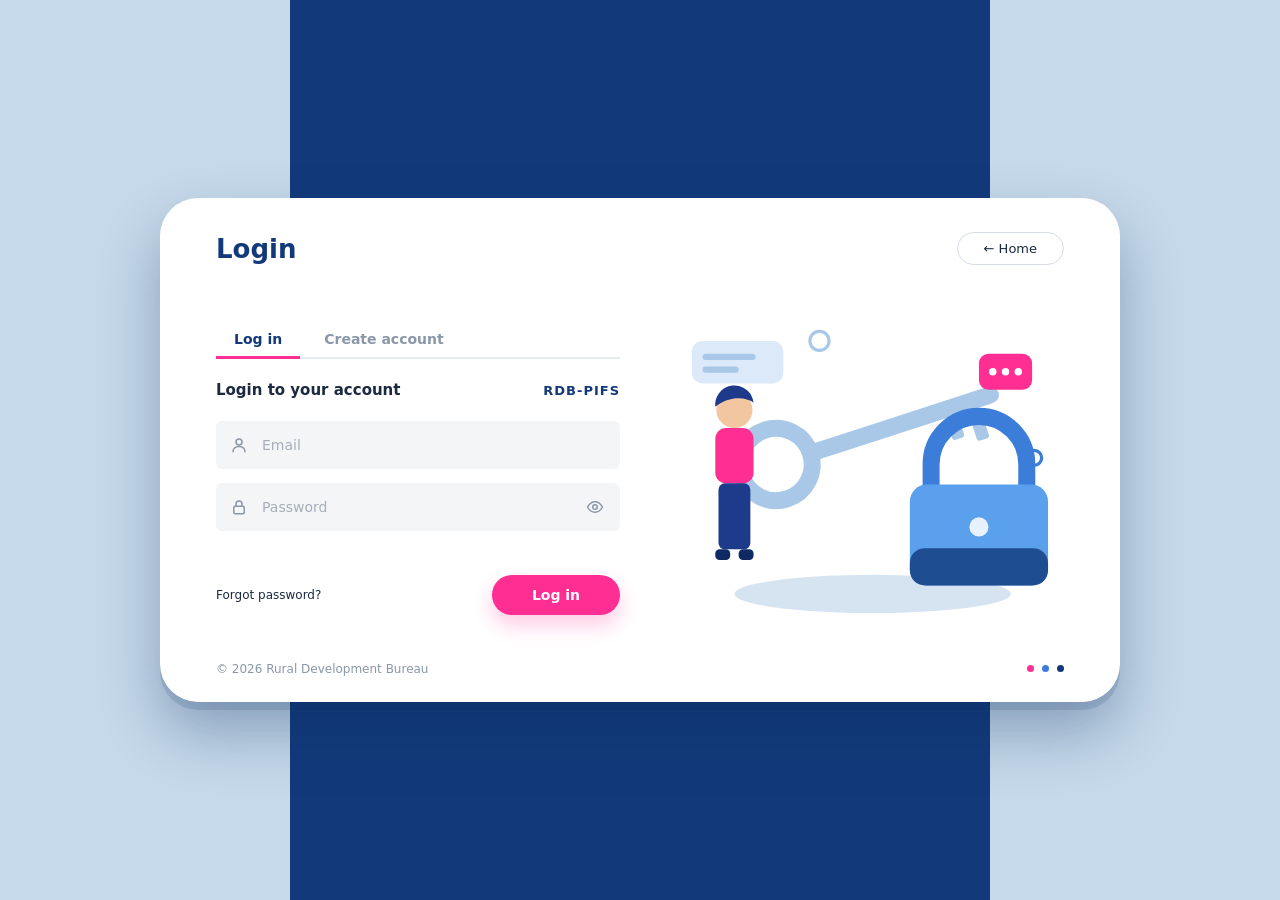
<file: add-project.html>
<!DOCTYPE html>
<html lang="en">
<head>
    <meta charset="UTF-8">
    <meta name="viewport" content="width=device-width, initial-scale=1.0">
    <title>RDB-PIFS | Add Project</title>
    <link rel="stylesheet" href="css/add-project.css">
    <script src="js/auth.js"></script>
    <script src="js/add-project.js" defer></script>
</head>
<body>

<header class="top-header">
    <a class="brand" href="index.html">
        <img src="https://rdb.gov.lk/static/media/logo.060498f8276ee7cfda0d.jpeg"
             alt="Rural Development Bureau Logo">
        <span>
            <strong>RDB-PIFS</strong>
            <small>Project Information System</small>
        </span>
    </a>
    <div class="header-actions">
        <a href="all-projects.html" class="back-link">All Projects</a>
        <a href="dashboard.html" class="back-link">← Dashboard</a>
    </div>
</header>

<main class="page-container">
    <div class="page-title">
        <div>
            <span class="eyebrow">RURAL DEVELOPMENT BUREAU</span>
            <h1>Project Information Management</h1>
            <p>Enter, manage, filter and report rural development project information.</p>
        </div>
    </div>

    <form id="projectForm">
        <section class="form-section">
            <h2>Project Information</h2>
            <p class="section-description">Enter the project identity and responsible officers.</p>

            <div class="form-grid">
                <div class="field">
                    <label for="projectId">Project Number / ID</label>
                    <input id="projectId" name="projectId"
                           placeholder="Auto-generated if left blank">
                </div>
                <div class="field">
                    <label for="projectName">Project Name *</label>
                    <input id="projectName" name="projectName" required>
                </div>
                <div class="field">
                    <label for="district">District *</label>
                    <select id="district" name="district" required>
                        <option value="">Select District</option>
                    </select>
                </div>
                <div class="field">
                    <label for="division">DS Division *</label>
                    <select id="division" name="division" required disabled>
                        <option value="">Select District First</option>
                    </select>
                </div>
                <div class="field">
                    <label for="gsDivision">GN Division *</label>
                    <select id="gsDivision" name="gsDivision" required disabled>
                        <option value="">Select DS Division First</option>
                    </select>
                </div>
                <div class="field">
                    <label for="sector">Development Sector *</label>
                    <select id="sector" name="sector" required>
                        <option value="">Select Sector</option>
                        <option>Road Development</option>
                        <option>Water Supply</option>
                        <option>Agriculture</option>
                        <option>Irrigation</option>
                        <option>Education</option>
                        <option>Health</option>
                        <option>Community Development</option>
                        <option>Housing</option>
                        <option>Livelihood Development</option>
                        <option>Other</option>
                    </select>
                </div>
                <div class="field">
                    <label for="responsiblePerson">Responsible Person</label>
                    <input id="responsiblePerson" name="responsiblePerson">
                </div>
                <div class="field">
                    <label for="projectDate">Project Date</label>
                    <input id="projectDate" name="projectDate" type="date">
                </div>
                <div class="field">
                    <label for="projectStatus">Overall Status *</label>
                    <select id="projectStatus" name="projectStatus" required>
                        <option>Pending</option>
                        <option>Ongoing</option>
                        <option>Completed</option>
                        <option>Rejected</option>
                    </select>
                </div>
                <div class="field">
                    <label for="progress">Progress (%)</label>
                    <input type="number" id="progress" name="progress" min="0" max="100" value="0">
                </div>
                <div class="field full-width">
                    <label for="description">Project Description</label>
                    <textarea id="description" name="description" rows="3"
                        placeholder="Objectives, activities and expected benefits"></textarea>
                </div>
            </div>
        </section>

        <section class="form-section">
            <h2>Conceptual Approval — Annexure 01</h2>
            <p class="section-description">Record proposals received and decisions made during conceptual approval.</p>

            <div class="form-grid">
                <div class="field">
                    <label for="receivedDS">DS proposals received</label>
                    <input type="number" id="receivedDS" name="receivedDS" min="0" value="0">
                </div>
                <div class="field">
                    <label for="receivedGN">GN proposals received</label>
                    <input type="number" id="receivedGN" name="receivedGN" min="0" value="0">
                </div>
                <div class="field">
                    <label for="approvedGN">GN divisions approved</label>
                    <input type="number" id="approvedGN" name="approvedGN" min="0" value="0">
                </div>
                <div class="field">
                    <label for="rejectedGN">GN divisions rejected</label>
                    <input type="number" id="rejectedGN" name="rejectedGN" min="0" value="0">
                </div>
                <div class="field">
                    <label for="conceptProjects">Total projects</label>
                    <input type="number" id="conceptProjects" name="conceptProjects" min="0" value="0">
                </div>
                <div class="field">
                    <label for="estimatedCost">Estimated cost (LKR)</label>
                    <input type="number" id="estimatedCost" name="estimatedCost"
                           min="0" step="0.01" value="0">
                </div>
            </div>
        </section>

        <section class="form-section">
            <h2>Approved to Implement — Annexure 02</h2>
            <p class="section-description">Record approved proposals, beneficiaries and project costs.</p>

            <div class="form-grid">
                <div class="field">
                    <label for="approvedDS">DS proposals approved</label>
                    <input type="number" id="approvedDS" name="approvedDS" min="0" value="0">
                </div>
                <div class="field">
                    <label for="approvedGS">GN proposals approved</label>
                    <input type="number" id="approvedGS" name="approvedGS" min="0" value="0">
                </div>
                <div class="field">
                    <label for="approvedProjects">Projects approved</label>
                    <input type="number" id="approvedProjects" name="approvedProjects" min="0" value="0">
                </div>
                <div class="field">
                    <label for="beneficiaries">Direct beneficiaries</label>
                    <input type="number" id="beneficiaries" name="beneficiaries" min="0" value="0">
                </div>
                <div class="field">
                    <label for="projectValue">Project value (LKR)</label>
                    <input type="number" id="projectValue" name="projectValue"
                           min="0" step="0.01" value="0">
                </div>
                <div class="field">
                    <label for="approvedCost">Approved cost (LKR)</label>
                    <input type="number" id="approvedCost" name="approvedCost"
                           min="0" step="0.01" value="0">
                </div>
                <div class="field">
                    <label for="uncoveredDivisions">Divisions not covered by Praja Shakthi</label>
                    <input type="number" id="uncoveredDivisions"
                           name="uncoveredDivisions" min="0" value="0">
                </div>
                <div class="field">
                    <label for="approvedProjectValue">Approved project value (LKR)</label>
                    <input type="number" id="approvedProjectValue"
                           name="approvedProjectValue" min="0" step="0.01" value="0">
                </div>
            </div>
        </section>

        <section class="form-section">
            <h2>Allocation and Special Projects</h2>
            <p class="section-description">Record financial allocations, CDCs and tractor-related projects.</p>

            <div class="form-grid">
                <div class="field">
                    <label for="approvedAllocation">Approved allocation (LKR)</label>
                    <input type="number" id="approvedAllocation"
                           name="approvedAllocation" min="0" step="0.01" value="0">
                </div>
                <div class="field">
                    <label for="cdcsEstablished">CDCs established</label>
                    <input type="number" id="cdcsEstablished"
                           name="cdcsEstablished" min="0" value="0">
                </div>
                <div class="field">
                    <label for="tractorProjects">Number of tractor projects</label>
                    <input type="number" id="tractorProjects"
                           name="tractorProjects" min="0" value="0">
                </div>
                <div class="field">
                    <label for="tractorDetails">Tractor project details</label>
                    <select id="tractorDetails" name="tractorDetails">
                        <option value="">Select details</option>
                        <option>New tractor project</option>
                        <option>Tractor purchase</option>
                        <option>Tractor allocation</option>
                        <option>Repair or maintenance</option>
                        <option>Other</option>
                        <option>Not applicable</option>
                    </select>
                </div>
                <div class="field">
                    <label for="tractorQuantity">Number of tractors</label>
                    <input type="number" id="tractorQuantity"
                           name="tractorQuantity" min="0" value="0">
                </div>
                <div class="field">
                    <label for="tractorCost">Tractor project cost (LKR)</label>
                    <input type="number" id="tractorCost" name="tractorCost"
                           min="0" step="0.01" value="0">
                </div>
            </div>
        </section>

        <div class="form-actions">
            <button type="reset" class="btn btn-light">Clear Form</button>
            <button type="submit" class="btn btn-primary">Save Project</button>
        </div>
        <p id="formMessage" role="status" aria-live="polite"></p>
    </form>

    <section class="report-section">
        <div class="report-heading">
            <div>
                <h2>Project Records & Reports</h2>
                <p>Filter saved records and export the matching results.</p>
            </div>
            <button type="button" id="exportReport" class="btn btn-success">
                Export CSV Report
            </button>
        </div>

        <div class="filter-grid">
            <div class="field">
                <label for="searchProjects">Search</label>
                <input id="searchProjects" placeholder="Project name or ID">
            </div>
            <div class="field">
                <label for="filterDistrict">District</label>
                <select id="filterDistrict">
                    <option value="">All Districts</option>
                </select>
            </div>
            <div class="field">
                <label for="filterStatus">Status</label>
                <select id="filterStatus">
                    <option value="">All Statuses</option>
                    <option>Pending</option>
                    <option>Ongoing</option>
                    <option>Completed</option>
                    <option>Rejected</option>
                </select>
            </div>
            <div class="field">
                <label for="filterFrom">From date</label>
                <input type="date" id="filterFrom">
            </div>
            <div class="field">
                <label for="filterTo">To date</label>
                <input type="date" id="filterTo">
            </div>
            <div class="field filter-button-field">
                <label>&nbsp;</label>
                <button type="button" id="clearFilters" class="btn btn-light">
                    Clear Filters
                </button>
            </div>
        </div>

        <div class="table-wrap">
            <table>
                <thead>
                    <tr>
                        <th>Project ID</th>
                        <th>Project Name</th>
                        <th>District</th>
                        <th>DS Division</th>
                        <th>GN Division</th>
                        <th>Status</th>
                        <th>Estimated Cost (LKR)</th>
                        <th>Actions</th>
                    </tr>
                </thead>
                <tbody id="projectTableBody"></tbody>
            </table>
        </div>
        <p id="recordCount" class="record-count">No saved records.</p>
    </section>

    <footer>
        © <span id="year"></span> RDB-PIFS · Rural Development Bureau
    </footer>
</main>
</body>
</html>
</file>
<file: css/add-project.css>
* {
    box-sizing: border-box;
    margin: 0;
    padding: 0;
}

:root {
    --blue: #2563eb;
    --purple: #7c3aed;
    --green: #059669;
    --ink: #1e293b;
    --muted: #64748b;
    --line: #e2e8f0;
    --page: #f3f6fc;
}

body {
    font-family: "Segoe UI", Arial, sans-serif;
    background: var(--page);
    color: var(--ink);
    font-size: 14px;
    line-height: 1.6;
}

.top-header {
    min-height: 78px;
    padding: 12px 5%;
    background: linear-gradient(110deg, #123a8c, #2563eb, #7044d9);
    color: white;
    display: flex;
    align-items: center;
    justify-content: space-between;
    gap: 18px;
    box-shadow: 0 4px 15px #1d4ed826;
}

.brand {
    display: flex;
    align-items: center;
    gap: 12px;
    color: white;
    text-decoration: none;
}

.brand img {
    width: 52px;
    height: 52px;
    object-fit: contain;
    background: white;
    border-radius: 10px;
    padding: 3px;
}

.brand span {
    display: grid;
    line-height: 1.5;
}

.brand strong {
    font-size: 21px;
}

.brand small {
    color: #dbeafe;
}

.back-link {
    color: white;
    text-decoration: none;
    border: 1px solid #ffffff88;
    padding: 9px 15px;
    border-radius: 8px;
    font-weight: 600;
}

.back-link:hover {
    background: white;
    color: var(--blue);
}

.page-container {
    width: min(1200px, 94%);
    margin: 30px auto;
}

.page-title {
    display: flex;
    justify-content: space-between;
    align-items: center;
    margin-bottom: 25px;
}

.eyebrow {
    color: var(--purple);
    font-size: 11px;
    letter-spacing: 1.5px;
    font-weight: 800;
}

.page-title h1 {
    font-size: clamp(24px, 3vw, 32px);
    color: #172554;
    margin: 5px 0;
}

.page-title p,
.section-description,
.report-heading p {
    color: var(--muted);
}

form,
.report-section {
    background: white;
    border: 1px solid var(--line);
    border-radius: 14px;
    padding: 25px;
    margin-bottom: 25px;
    box-shadow: 0 5px 20px #1e293b08;
}

.form-section {
    padding: 0 0 25px;
    margin-bottom: 25px;
    border-bottom: 1px solid var(--line);
}

.form-section:last-of-type {
    margin-bottom: 0;
}

.form-section h2,
.report-heading h2 {
    color: #1e3a8a;
    font-size: 20px;
    margin-bottom: 5px;
}

.form-section h2 {
    padding-left: 13px;
    border-left: 4px solid var(--purple);
}

.section-description {
    font-size: 13px;
    margin: 10px 0 20px;
}

.form-grid,
.filter-grid {
    display: grid;
    grid-template-columns: repeat(2, minmax(0, 1fr));
    gap: 19px;
}

.field {
    display: flex;
    flex-direction: column;
    min-width: 0;
    gap: 7px;
}

.field label {
    font-size: 13px;
    font-weight: 700;
    color: #334155;
}

.field input,
.field select,
.field textarea {
    width: 100%;
    min-height: 44px;
    padding: 11px 12px;
    border: 1px solid #cbd5e1;
    border-radius: 8px;
    color: #334155;
    background: #fff;
    font: inherit;
    outline: none;
    transition: border-color .2s, box-shadow .2s;
}

.field textarea {
    resize: vertical;
}

.field input:focus,
.field select:focus,
.field textarea:focus {
    border-color: var(--blue);
    box-shadow: 0 0 0 3px #2563eb19;
}

.field select:disabled {
    background: #f1f5f9;
    color: #94a3b8;
    cursor: not-allowed;
}

.full-width {
    grid-column: 1 / -1;
}

.form-actions {
    display: flex;
    justify-content: flex-end;
    gap: 12px;
    flex-wrap: wrap;
    padding-top: 25px;
}

.btn {
    border: none;
    border-radius: 8px;
    padding: 11px 17px;
    min-height: 42px;
    cursor: pointer;
    font: inherit;
    font-weight: 700;
    transition: transform .2s, box-shadow .2s;
}

.btn:hover {
    transform: translateY(-2px);
    box-shadow: 0 5px 12px #1e293b18;
}

.btn-primary {
    color: white;
    background: linear-gradient(110deg, #2563eb, #7044d9);
}

.btn-success {
    color: white;
    background: linear-gradient(110deg, #059669, #16a34a);
}

.btn-light {
    color: #334155;
    background: #eaf0f8;
}

#formMessage {
    margin-top: 12px;
    font-weight: 600;
}

#formMessage.success {
    color: #047857;
}

#formMessage.error {
    color: #b91c1c;
}

.report-heading {
    display: flex;
    justify-content: space-between;
    align-items: center;
    gap: 18px;
    margin-bottom: 22px;
}

.filter-grid {
    grid-template-columns: repeat(3, minmax(0, 1fr));
    background: #f8faff;
    padding: 18px;
    border: 1px solid #e7ecf5;
    border-radius: 10px;
    margin-bottom: 22px;
}

.filter-button-field .btn {
    width: 100%;
}

.table-wrap {
    overflow-x: auto;
    border: 1px solid var(--line);
    border-radius: 9px;
}

table {
    border-collapse: collapse;
    width: 100%;
    min-width: 1000px;
    text-align: left;
}

thead {
    background: linear-gradient(100deg, #dbeafe, #ede9fe);
}

th {
    padding: 14px 12px;
    color: #334155;
    font-size: 11px;
    text-transform: uppercase;
    white-space: nowrap;
}

td {
    padding: 13px 12px;
    border-bottom: 1px solid #edf1f7;
    color: #475569;
    font-size: 12px;
}

tbody tr:hover {
    background: #f8faff;
}

tbody tr:last-child td {
    border-bottom: none;
}

.status-label {
    display: inline-block;
    border-radius: 20px;
    padding: 5px 10px;
    font-weight: 700;
    font-size: 11px;
}

.status-pending {
    background: #ffedd5;
    color: #9a3412;
}

.status-ongoing {
    background: #dbeafe;
    color: #1d4ed8;
}

.status-completed {
    background: #d1fae5;
    color: #047857;
}

.status-rejected {
    background: #fee2e2;
    color: #b91c1c;
}

.row-action {
    border: none;
    border-radius: 5px;
    padding: 6px 9px;
    margin: 2px;
    cursor: pointer;
    font-weight: 700;
}

.edit-action {
    background: #dbeafe;
    color: #1d4ed8;
}

.delete-action {
    background: #fee2e2;
    color: #b91c1c;
}

.record-count {
    margin-top: 14px;
    color: var(--muted);
    font-size: 12px;
}

footer {
    text-align: center;
    padding: 15px;
    color: #94a3b8;
    font-size: 12px;
}

@media (max-width: 800px) {
    .filter-grid {
        grid-template-columns: repeat(2, minmax(0, 1fr));
    }

    .report-heading {
        align-items: flex-start;
        flex-direction: column;
    }

    .report-heading .btn {
        width: 100%;
    }
}

@media (max-width: 560px) {
    .top-header {
        align-items: flex-start;
        flex-wrap: wrap;
    }

    .brand img {
        width: 44px;
        height: 44px;
    }

    .brand strong {
        font-size: 18px;
    }

    .page-container {
        width: 94%;
        margin: 20px auto;
    }

    form,
    .report-section {
        padding: 16px;
    }

    .form-grid,
    .filter-grid {
        grid-template-columns: 1fr;
    }

    .full-width {
        grid-column: auto;
    }

    .form-actions {
        flex-direction: column-reverse;
    }

    .form-actions .btn {
        width: 100%;
    }
}

.header-actions{display:flex;align-items:center;gap:12px}
</file>
<file: css/all-projects.css>
/* Page */
body {
    margin: 0;
    font-family: Arial, sans-serif;
    background: #f4f7fb;
    color: #1f2937;
}

/* Header */
.top-header {
    display: flex;
    align-items: center;
    justify-content: space-between;
    gap: 20px;
    padding: 14px 35px;
    background: #17035f;
    border-bottom: 1px solid #e5e7eb;
    box-shadow: 0 2px 8px rgba(0, 0, 0, 0.05);
}

.brand {
    display: flex;
    align-items: center;
    gap: 12px;
    color: #ffffff;
    text-decoration: none;
}

.brand img {
    width: 52px;
    height: 52px;
    object-fit: contain;
    border-radius: 6px;
}

.brand strong {
    display: block;
    font-size: 21px;
}

.brand small {
    display: block;
    margin-top: 4px;
    color: #cbd5e1;
}

.header-actions {
    display: flex;
    align-items: center;
    gap: 12px;
}

.back-link {
    color: #ffffff;
    text-decoration: none;
    font-weight: 600;
}

.btn {
    display: inline-flex;
    align-items: center;
    justify-content: center;
    padding: 10px 16px;
    border: none;
    border-radius: 6px;
    text-decoration: none;
    font-size: 14px;
    font-weight: 600;
    cursor: pointer;
}

.btn-add {
    background: #16794b;
    color: white;
}

.btn-add:hover {
    background: #105f39;
}

/* Main content */
.projects-container {
    padding: 30px;
}

.report-section {
    padding: 25px;
    background: #ffffff;
    border-radius: 10px;
    box-shadow: 0 3px 12px rgba(0, 0, 0, 0.05);
}

.report-heading {
    display: flex;
    align-items: center;
    justify-content: space-between;
    gap: 15px;
    margin-bottom: 25px;
}

.report-heading h2 {
    margin: 0 0 8px;
    color: #123c69;
}

.report-heading p {
    margin: 0;
    color: #64748b;
}

.btn-success {
    background: #198754;
    color: white;
}

.btn-light {
    background: #e9eef5;
    color: #24364b;
}

.filter-grid {
    display: grid;
    grid-template-columns: repeat(3, minmax(150px, 1fr));
    gap: 18px;
    margin-bottom: 25px;
}

.field {
    display: flex;
    flex-direction: column;
    gap: 7px;
}

.field label {
    font-weight: 600;
    font-size: 14px;
}

.field input,
.field select {
    width: 100%;
    box-sizing: border-box;
    padding: 10px;
    border: 1px solid #d1d9e3;
    border-radius: 5px;
    background: #fff;
}

.filter-button-field button {
    min-height: 39px;
}

.table-wrap {
    overflow-x: auto;
}

table {
    width: 100%;
    border-collapse: collapse;
    white-space: nowrap;
}

th,
td {
    padding: 13px;
    text-align: left;
    border-bottom: 1px solid #e5e7eb;
}

th {
    background: #edf3f9;
    color: #123c69;
}

.record-count {
    margin-top: 18px;
    color: #64748b;
}

/* Mobile responsive */
@media (max-width: 700px) {
    .top-header {
        padding: 12px 16px;
        flex-wrap: wrap;
    }

    .header-actions {
        flex-wrap: wrap;
    }

    .projects-container {
        padding: 15px;
    }

    .report-section {
        padding: 15px;
    }

    .report-heading {
        align-items: flex-start;
        flex-direction: column;
    }

    .filter-grid {
        grid-template-columns: 1fr;
    }
}
</file>
<file: css/style.css>
/* =====================================================
   RDB-PIFS main stylesheet (style.css)
   Same rules as before, one property per line,
   with simple comments added.
   ===================================================== */

/* ---------- Colour variables (use with var(--name)) ---------- */
:root {
    --navy: #060c36;        /* main dark blue */
    --navy-deep: #050a45;   /* very dark blue (footer) */
    --teal: #0a6b55;        /* green band colour */
    --mint: #8fe3c4;        /* light green (buttons) */
    --ink: #10213a;         /* main text colour */
    --muted: #5b6b82;       /* grey text */
    --paper: #f4f7fb;       /* page background */
    --line: #dde4ee;        /* border lines */
}

/* ---------- Basic reset ---------- */
* {
    box-sizing: border-box; /* padding stays inside the width */
}

body {
    margin: 0;                                     /* remove default space */
    font-family: "Segoe UI", system-ui, Arial, sans-serif;
    color: var(--ink);                             /* text colour */
    background: var(--paper);                      /* page colour */
    line-height: 1.6;                              /* space between lines */
}

a {
    color: inherit;         /* links use the parent text colour */
}


/* =====================================================
   HEADER (top blue bar)
   ===================================================== */
.site-header {
    display: flex;
    align-items: center;
    gap: 24px;
    padding: 12px 5%;
    background: var(--navy);
    color: #fff;
    position: sticky;           /* stays at the top while scrolling */
    top: 0;                     /* stick to the very top of the screen */
    z-index: 100;               /* stay above all page content */
    box-shadow: 0 2px 10px #0004;   /* soft shadow under the header (optional) */
}

/* Logo + name on the left */
.site-header .brand {
    display: flex;
    align-items: center;
    gap: 12px;
    color: #fff;
    text-decoration: none;      /* no underline */
    font-weight: 600;
}

/* Round-corner logo box */
.brand-logo {
    width: 44px;
    height: 44px;
    object-fit: contain;        /* keep the full logo visible */
    background: #fff;
    border-radius: 8px;
    padding: 3px;
}

/* Menu on the right */
.site-nav {
    display: flex;
    align-items: center;
    gap: 8px;
    margin-left: auto;          /* push menu to the right */
    flex-wrap: wrap;            /* wrap on small screens */
}

/* Menu links and menu buttons */
.site-nav a,
.site-nav .nav-btn {
    color: #fff;
    text-decoration: none;
    padding: 8px 16px;
    border-radius: 6px;
    background: none;
    border: 0;
    font: inherit;              /* same font as the page */
    cursor: pointer;            /* hand cursor */
}

/* Hover and current page */
.site-nav a:hover,
.site-nav a.active,
.site-nav .nav-btn:hover {
    background: #ffffff26;      /* light see-through white */
}

/* Login button (mint colour) */
.site-nav .btn-login {
    background: var(--mint);
    color: #06352a;
    font-weight: 700;
}

.site-nav .btn-login:hover {
    background: #b4f0d9;
}

/* Mobile menu button (hidden on big screens) */
.nav-toggle {
    display: none;
    margin-left: auto;
    background: none;
    border: 1px solid #ffffff88;
    color: #fff;
    font-size: 20px;
    border-radius: 6px;
    padding: 4px 12px;
    cursor: pointer;
}

/* Drop-down menu */
.dropdown {
    position: relative;         /* menu is placed under this box */
}

.dropdown-menu {
    display: none;              /* hidden until hover */
    position: absolute;
    top: 100%;                  /* just below the button */
    left: 0;
    min-width: 190px;
    background: #fff;
    border-radius: 8px;
    padding: 6px;
    box-shadow: 0 10px 25px #0003;
}

/* Show menu on hover or keyboard focus */
.dropdown:hover .dropdown-menu,
.dropdown:focus-within .dropdown-menu {
    display: block;
}

.dropdown-menu a {
    display: block;
    color: var(--ink);
    padding: 9px 12px;
}

.dropdown-menu a:hover {
    background: #eef3f8;
}


/* =====================================================
   BUTTONS
   ===================================================== */
.btn {
    display: inline-flex;
    align-items: center;
    justify-content: center;
    padding: 11px 20px;
    border: 0;
    border-radius: 6px;
    font: inherit;
    font-weight: 700;
    text-decoration: none;
    cursor: pointer;
}

.btn-mint {
    background: var(--mint);
    color: #06352a;
}

.btn-primary {
    background: var(--navy);
    color: #fff;
}

.btn-success {
    background: #198754;
    color: #fff;
}

.btn-light {
    background: #e4eaf3;
    color: #24364b;
}


/* =====================================================
   HERO (big picture on the home page)
   ===================================================== */

.hero {
    position: relative;
    min-height: 100vh;  /* Full screen height */
    display: flex;
    align-items: center;
    overflow: hidden;
    background: linear-gradient(#4f9de0, #cfe8fb);
}

/* Photo fills the whole hero */
.hero img {
    position: absolute;
    inset: 0;
    width: 100%;
    height: 100%;
    object-fit: cover;
}

/* Dark blue shade on the left */
.hero::after {
    content: "";
    position: absolute;
    inset: 0;
    background: linear-gradient(90deg, #0b1a7aa6, transparent 65%);
}

/* Text box on top of the image */
.hero-text {
    position: relative;
    z-index: 2;
    padding: 48px 5%;
    max-width: 680px;
}

.hero h1 {
    margin: 0 0 16px;
    font-size: clamp(34px, 6vw, 62px);   /* grows with screen size */
    line-height: 1.05;
    letter-spacing: 1px;
    text-transform: uppercase;
    color: #fff;
    text-shadow: 0 2px 14px #000a;
}

.hero p {
    margin: 0 0 24px;
    font-size: 18px;
    color: #fff;
    text-shadow: 0 1px 8px #000a;
    max-width: 46ch;
}


/* =====================================================
   QUICK LINKS (green band with 3 boxes)
   ===================================================== */
.quick-links {
    background: var(--teal);
    padding: 44px 5%;
    display: grid;
    grid-template-columns: repeat(3, 1fr);   /* 3 equal columns */
    gap: 20px;
}

.tile {
    display: block;
    padding: 22px;
    border: 1px solid #ffffff55;
    border-radius: 10px;
    color: #fff;
    text-decoration: none;
    background: #ffffff14;
}

.tile:hover {
    background: #ffffff26;
}

.tile h2 {
    margin: 0 0 6px;
    font-size: 20px;
}

.tile p {
    margin: 0;
    color: #d5f3e8;
}


/* =====================================================
   SIMPLE PAGES (about, login)
   ===================================================== */
.page {
    width: min(900px, 92%);     /* never wider than 900px */
    margin: 40px auto;          /* centre on the page */
}

.page h1 {
    color: var(--navy);
}

.page ul {
    padding-left: 20px;
}

/* Login box */
.login-card {
    width: min(420px, 92%);
    margin: 56px auto;
    background: #fff;
    border: 1px solid var(--line);
    border-radius: 12px;
    padding: 28px;
    box-shadow: 0 8px 24px #1e293b14;
}

.login-card h1 {
    margin: 0 0 4px;
    color: var(--navy);
    font-size: 26px;
}

.login-card p {
    margin: 0 0 18px;
    color: var(--muted);
}

.login-card label {
    display: block;
    font-weight: 600;
    margin: 14px 0 6px;
}

.login-card input {
    width: 100%;
    padding: 11px 12px;
    border: 1px solid #cbd5e1;
    border-radius: 8px;
    font: inherit;
}

.login-card .btn {
    width: 100%;                /* full-width button */
    margin-top: 20px;
}

/* Error message under the login button */
#loginMessage {
    margin: 12px 0 0;
    color: #b91c1c;             /* red */
    font-weight: 600;
    min-height: 1.4em;          /* keeps space even when empty */
}


/* =====================================================
   FOOTER (dark blue, 3 columns)
   ===================================================== */
.site-footer {
    background: var(--navy-deep);
    color: #e5e9f7;
    padding: 44px 5% 0;
    font-size: 14px;
}

.footer-grid {
    display: grid;
    grid-template-columns: repeat(3, 1fr);
    gap: 40px;
    max-width: 1100px;
    margin: 0 auto;
}

/* Column titles with a line under them */
.site-footer h3 {
    margin: 0 0 14px;
    padding-bottom: 8px;
    border-bottom: 2px solid #ffffff44;
    color: #fff;
    font-size: 18px;
}

.site-footer ul {
    list-style: none;           /* remove bullets */
    margin: 0;
    padding: 0;
}

.site-footer li {
    margin-bottom: 8px;
}

.site-footer a {
    color: #cfd8ff;
    text-decoration: none;
}

.site-footer a:hover {
    color: #fff;
    text-decoration: underline;
}

.site-footer address {
    font-style: normal;         /* address is normally italic */
    line-height: 1.9;
}

/* Copyright line at the very bottom */
.footer-bottom {
    margin: 36px -5% 0;         /* negative margin = full width line */
    padding: 16px 5%;
    text-align: center;
    font-size: 13px;
    border-top: 1px solid #ffffff22;
}

/* Footer: 1 column on phones */
@media (max-width: 760px) {
    .footer-grid {
        grid-template-columns: 1fr;
        gap: 26px;
    }
}


/* =====================================================
   MOBILE (screens 760px wide or smaller)
   ===================================================== */
@media (max-width: 760px) {

    .nav-toggle {
        display: block;             /* show the menu button */
    }

    .site-nav {
        display: none;              /* hide menu until opened */
        width: 100%;
        flex-direction: column;     /* stack links */
        align-items: stretch;
        margin-left: 0;
    }

    .site-nav.open {
        display: flex;              /* shown when button is clicked */
    }

    .site-header {
        flex-wrap: wrap;
    }

    .quick-links {
        grid-template-columns: 1fr; /* 1 box per row */
    }

    .dropdown-menu {
        position: static;
        display: block;
        background: #ffffff14;
        box-shadow: none;
    }

    .dropdown-menu a {
        color: #fff;
    }
}

/* Turn off animations for people who prefer less motion */
@media (prefers-reduced-motion: reduce) {
    * {
        transition: none !important;
    }
}


/* =====================================================
   RELATED ORGANIZATIONS (About page)
   ===================================================== */
:root {
    --brown: #7a5a3d;           /* brown accent */
    --cream: #f2ede6;           /* cream background */
}

/* Cream band behind the whole section */
.related {
    background: var(--cream);
    padding: 48px 5%;
}

/* Keep content centred, max 1100px wide */
.related > * {
    max-width: 1100px;
    margin-left: auto;
    margin-right: auto;
}

/* Centred heading with brown underline */
.section-title {
    text-align: center;
    text-transform: uppercase;
    font-size: clamp(22px, 3vw, 32px);
    margin: 0 auto 30px;
    color: #2b2622;
}

.section-title::after {
    content: "";
    display: block;
    width: 70px;
    height: 4px;
    background: var(--brown);
    margin: 10px auto 0;
    border-radius: 2px;
}

/* 4 cards per row */
.org-grid {
    display: grid;
    grid-template-columns: repeat(4, 1fr);
    gap: 24px;
}

/* One organization card */
.org {
    background: #fff;
    border-bottom: 4px solid var(--brown);
    border-radius: 12px;
    padding: 24px 16px;
    text-align: center;
    box-shadow: 0 3px 10px #0000000d;
}

.org img {
    object-fit: contain;
    margin-bottom: 10px;
}

.org p {
    margin: 0;
    font-weight: 600;
    color: #2b2622;
}

/* Tablet: 2 per row */
@media (max-width: 980px) {
    .org-grid {
        grid-template-columns: repeat(2, 1fr);
    }
}

/* Phone: 1 per row */
@media (max-width: 620px) {
    .org-grid {
        grid-template-columns: 1fr;
    }
}
</file>
<file: css/dashboard.css>
/* ===== RDB-PIFS Dashboard: colourful theme ===== */
:root {
    --c-total: #4f46e5;
    --c-pending: #f59e0b;
    --c-ongoing: #2563eb;
    --c-completed: #059669;
    --c-rejected: #e11d48;
}

body {
    background: linear-gradient(180deg, #e6efff 0%, #f4f7fb 320px);
}

.dash-main { width: min(1300px, 94%); margin: 28px auto; }
.dash-main h1 {
    margin: 0 0 20px;
    font-size: clamp(26px, 3vw, 34px);
    background: linear-gradient(90deg, var(--navy), #7c3aed);
    -webkit-background-clip: text;
    background-clip: text;
    color: transparent;
}
.muted { color: var(--muted); margin: 4px 0 0; }

/* ----- Summary cards: one colour per status ----- */
.summary-cards {
    display: grid;
    grid-template-columns: repeat(5, 1fr);
    gap: 16px;
    margin-bottom: 26px;
}
.card {
    position: relative;
    overflow: hidden;
    border-radius: 14px;
    padding: 18px 20px;
    color: #fff;
    box-shadow: 0 8px 20px #1e293b26;
    transition: transform .2s, box-shadow .2s;
}
.card::after {
    content: "";
    position: absolute;
    right: -28px; top: -28px;
    width: 100px; height: 100px;
    border-radius: 50%;
    background: #ffffff26;
}
.card:hover { transform: translateY(-4px); box-shadow: 0 12px 26px #1e293b33; }
.card span { font-size: 13px; font-weight: 600; opacity: .92; }
.card strong { display: block; font-size: 34px; line-height: 1.2; }
.card:nth-child(1) { background: linear-gradient(135deg, #4f46e5, #7c3aed); }
.card:nth-child(2) { background: linear-gradient(135deg, #f59e0b, #f97316); }
.card:nth-child(3) { background: linear-gradient(135deg, #2563eb, #0ea5e9); }
.card:nth-child(4) { background: linear-gradient(135deg, #059669, #34d399); }
.card:nth-child(5) { background: linear-gradient(135deg, #e11d48, #fb7185); }

/* ----- Panels ----- */
.panel, .table-panel {
    background: #fff;
    border-radius: 14px;
    padding: 24px;
    margin-bottom: 26px;
    border-top: 5px solid var(--navy);
    box-shadow: 0 6px 18px #1e293b14;
}
#progress-charts        { border-top-color: #7c3aed; }
#concept-summary        { border-top-color: #0ea5e9; }
#implementation-summary { border-top-color: var(--c-completed); }
#division-summary       { border-top-color: var(--c-pending); }

.panel h2 { margin: 0; font-size: 21px; color: #1e3a8a; }
.panel h3 { margin: 24px 0 10px; font-size: 16px; color: #334155; }

/* ----- Totals tiles (Annexure 01 / 02) ----- */
.totals {
    display: grid;
    grid-template-columns: repeat(auto-fit, minmax(170px, 1fr));
    gap: 14px;
    margin-top: 16px;
}
.totals div {
    border-radius: 10px;
    padding: 14px 16px;
    border-left: 5px solid #0ea5e9;
    background: linear-gradient(135deg, #f0f9ff, #e0f2fe);
}
#implementation-summary .totals div {
    border-left-color: var(--c-completed);
    background: linear-gradient(135deg, #ecfdf5, #d1fae5);
}
.totals span { display: block; font-size: 12px; color: #475569; }
.totals strong { font-size: 22px; color: #0f172a; }

/* ----- Table ----- */
.table-heading {
    display: flex; align-items: center; justify-content: space-between;
    gap: 16px; flex-wrap: wrap;
}
.table-buttons { display: flex; gap: 10px; }
.table-scroll {
    width: 100%; overflow-x: auto; margin-top: 16px;
    border-radius: 10px; border: 1px solid #e2e8f0;
}
.table-scroll table { width: 100%; min-width: 900px; border-collapse: collapse; background: #fff; }
.table-scroll th, .table-scroll td {
    padding: 12px 14px; text-align: left; white-space: nowrap;
    border-bottom: 1px solid #eef2f7;
}
.table-scroll th {
    background: linear-gradient(90deg, #1e3a8a, #4f46e5);
    color: #fff; font-weight: 600; font-size: 13px;
}
.table-scroll tbody tr:nth-child(even) { background: #f8faff; }
.table-scroll tbody tr:hover { background: #e0e7ff; }

/* ----- Filters ----- */
.filters {
    display: grid;
    grid-template-columns: repeat(4, minmax(160px, 1fr));
    gap: 16px; align-items: end;
    margin-top: 16px; padding: 16px;
    background: #f5f3ff; border: 1px solid #ddd6fe; border-radius: 10px;
}
.filter-field label { display: block; font-weight: 600; margin-bottom: 6px; font-size: 14px; color: #4c1d95; }
.filter-field input, .filter-field select {
    width: 100%; padding: 10px 12px;
    border: 1px solid #c4b5fd; border-radius: 8px; background: #fff;
}
.filter-field input:focus, .filter-field select:focus {
    outline: none; border-color: #7c3aed; box-shadow: 0 0 0 3px #7c3aed26;
}
.filters .btn { min-height: 41px; }

/* ----- Status badges ----- */
.status-badge {
    display: inline-block; border-radius: 20px; padding: 3px 11px;
    font-size: 12px; font-weight: 700; background: #e5e7eb;
}
.status-pending   { background: #fef3c7; color: #92400e; }
.status-ongoing   { background: #dbeafe; color: #1d4ed8; }
.status-completed { background: #d1fae5; color: #047857; }
.status-rejected  { background: #ffe4e6; color: #be123c; }

/* ----- Progress charts ----- */
.overall { margin-top: 18px; padding: 16px; border-radius: 12px; background: linear-gradient(135deg, #f5f3ff, #ecfeff); }
.overall-head { display: flex; justify-content: space-between; margin-bottom: 8px; font-weight: 600; color: #334155; }
.overall-head strong { font-size: 26px; color: #0a6b55; }
.chart-grid { display: grid; grid-template-columns: repeat(2, 1fr); gap: 28px; }
.bar-row {
    display: grid; grid-template-columns: 150px 1fr 48px;
    align-items: center; gap: 10px; margin-bottom: 10px; font-size: 13px;
}
.bar-label { overflow: hidden; text-overflow: ellipsis; white-space: nowrap; color: #334155; }
.bar-value { text-align: right; font-weight: 700; color: #1e293b; }
.bar-track { display: flex; height: 16px; background: #e2e8f0; border-radius: 8px; overflow: hidden; }
.bar-track.big { height: 24px; border-radius: 12px; }
.bar-fill { height: 100%; transition: width .5s; }
.fill-pending   { background: linear-gradient(90deg, #f59e0b, #fbbf24); }
.fill-ongoing   { background: linear-gradient(90deg, #2563eb, #38bdf8); }
.fill-completed { background: linear-gradient(90deg, #059669, #34d399); }
.fill-rejected  { background: linear-gradient(90deg, #e11d48, #fb7185); }
.fill-progress  { background: linear-gradient(90deg, #7c3aed, #06b6d4, #34d399); }
.legend { display: flex; flex-wrap: wrap; gap: 14px; font-size: 12px; margin-top: 8px; }
.legend i { display: inline-block; width: 12px; height: 12px; border-radius: 3px; margin-right: 5px; }
.chart-empty { color: var(--muted); font-size: 13px; }

/* ----- Responsive ----- */
@media (max-width: 900px) { .summary-cards { grid-template-columns: repeat(2, 1fr); } }
@media (max-width: 800px) {
    .chart-grid { grid-template-columns: 1fr; }
    .bar-row { grid-template-columns: 100px 1fr 44px; }
}
@media (max-width: 700px) {
    .filters { grid-template-columns: 1fr; }
    .table-heading { align-items: flex-start; }
}
@media (prefers-reduced-motion: reduce) { .card, .bar-fill { transition: none; } }
</file>
<file: css/district-summary.css>
/* =====================================================
   district-summary.css : one page used by ALL districts
   (header and footer come from style.css)
   Colours match the site: navy, teal, mint
   ===================================================== */

/* ---------- Page ---------- */
.dpage {
    width: min(1320px, 96%);
    margin: 0 auto;
    padding: 28px 0 64px;
}

/* ---------- Back button ---------- */
.btn-back {
    display: inline-flex;
    align-items: center;
    gap: 6px;
    margin-bottom: 20px;
    padding: 8px 18px;
    border: 1px solid var(--line, #dde4ee);
    border-radius: 999px;                 /* pill shape */
    background: #fff;
    color: var(--navy, #060c36);
    font-size: 14px;
    font-weight: 600;
    text-decoration: none;
    box-shadow: 0 1px 3px #0b0c4a14;
    transition: background .2s, color .2s, border-color .2s, transform .2s;
}
.btn-back:hover {
    background: var(--navy, #060c36);
    border-color: var(--navy, #060c36);
    color: #fff;
    transform: translateX(-2px);
}

/* ---------- Three main buttons ---------- */
.top-buttons {
    display: grid;
    grid-template-columns: repeat(3, 1fr);   /* 3 equal buttons */
    gap: 16px;
    max-width: 820px;
    margin: 0 auto 28px;
}

.tb {
    padding: 14px 20px;
    border: 2px solid transparent;
    border-radius: 12px;
    font: inherit;
    font-size: 15px;
    font-weight: 700;
    text-align: center;
    text-decoration: none;
    cursor: pointer;
    box-shadow: 0 2px 6px #0b0c4a1a;
    transition: transform .2s, box-shadow .2s, border-color .2s, filter .2s;
}
.tb-approved { background: #fff;    color: var(--navy, #060c36); border-color: var(--line, #dde4ee); }
.tb-summary  { background: #f4b0b0; color: #3b0d0d; }
.tb-add      { background: #0a7a3a; color: #fff; }

.tb:hover {
    transform: translateY(-2px);
    box-shadow: 0 8px 18px #0b0c4a2e;
}

/* The button of the table you are looking at */
.tb[aria-pressed="true"] {
    border-color: var(--navy, #060c36);
    box-shadow: 0 0 0 3px #060c3622, 0 6px 14px #0b0c4a26;
}

.tb:focus-visible,
.btn-back:focus-visible {
    outline: 3px solid var(--mint, #8fe3c4);
    outline-offset: 2px;
}

/* ---------- District name ---------- */
.dname {
    margin: 0 0 16px;
    padding-left: 14px;
    border-left: 6px solid var(--mint, #8fe3c4);   /* mint accent bar */
    font-size: 28px;
    line-height: 1.2;
    letter-spacing: .3px;
    color: var(--navy, #060c36);
}

/* ---------- White card around each table ---------- */
.card-table {
    background: #fff;
    border: 1px solid var(--line, #dde4ee);
    border-radius: 16px;
    padding: 22px;
    box-shadow: 0 10px 30px #0b0c4a14;
}

/* ---------- Information block above each table ---------- */
.sheet-info {
    margin-bottom: 18px;
    padding: 14px 18px;
    background: #f6f9fc;
    border-left: 4px solid var(--teal, #0a6b55);
    border-radius: 8px;
    font-size: 14px;
    line-height: 1.7;
    color: var(--ink, #10213a);
}
.sheet-info p { margin: 0 0 4px; }
.sheet-info b { color: var(--navy, #060c36); }

.sheet-info.center {
    text-align: center;
    border-left: 0;
    border-top: 4px solid var(--teal, #0a6b55);
}

.sheet-title {
    font-size: 16px;
    font-weight: 700;
    color: var(--navy, #060c36);
}

.note {
    font-size: 12px;
    font-style: italic;
    color: var(--muted, #5b6b82);
}

/* ---------- Table ---------- */
.table-scroll {
    overflow-x: auto;
    border: 1px solid var(--line, #dde4ee);
    border-radius: 10px;
}

table.sheet {
    width: 100%;
    border-collapse: collapse;
    font-size: 12.5px;
    font-variant-numeric: tabular-nums;     /* numbers line up neatly */
}
table.sheet.wide { min-width: 1500px; }

.sheet th,
.sheet td {
    padding: 9px 10px;
    text-align: center;
    vertical-align: middle;
    border: 1px solid #e3e8f0;
}

/* Dark navy headings */
.sheet thead th {
    background: var(--navy, #060c36);
    color: #fff;
    font-weight: 600;
    line-height: 1.35;
    border-color: #ffffff2e;
}

/* Second heading row a little lighter */
.sheet thead tr:nth-child(2) th { background: #1b2570; }

/* Numbers 1 to 24 row */
.sheet thead .numrow th {
    background: #eef2f8;
    color: var(--muted, #5b6b82);
    font-weight: 600;
    font-size: 11px;
    padding: 5px;
    border-color: #e3e8f0;
}

/* Body rows */
.sheet tbody tr:nth-child(even) { background: #f8fafc; }
.sheet tbody tr:hover { background: #e9f5f0; }      /* soft green on hover */
.sheet td.left  { text-align: left; }
.sheet td.right { text-align: right; }

/* Total row */
.sheet tr.total td {
    background: #e2f3ec;
    color: var(--navy, #060c36);
    font-weight: 700;
    border-top: 2px solid var(--teal, #0a6b55);
}

/* ---------- Empty message ---------- */
.empty {
    margin: 18px 0 0;
    padding: 26px 16px;
    border: 2px dashed #c9d3e2;
    border-radius: 10px;
    background: #f9fbfd;
    text-align: center;
    color: var(--muted, #5b6b82);
}

/* ---------- Slim scrollbar for wide tables ---------- */
.table-scroll::-webkit-scrollbar { height: 10px; }
.table-scroll::-webkit-scrollbar-thumb { background: #b7c3d6; border-radius: 6px; }

/* ---------- Phones ---------- */
@media (max-width: 700px) {
    .top-buttons { grid-template-columns: 1fr; }
    .dname { font-size: 22px; }
    .card-table { padding: 14px; }
}

/* ---------- Printing: hide buttons and header ---------- */
@media print {
    .site-header, .site-footer, .top-buttons, .btn-back { display: none !important; }
    .card-table { box-shadow: none; border: 0; padding: 0; }
    table.sheet.wide { min-width: 0; font-size: 9px; }
}

@media (prefers-reduced-motion: reduce) {
    * { transition: none !important; }
}
</file>
<file: css/login.css>
* { box-sizing: border-box; margin: 0; padding: 0; }

:root {
    --navy: #123a7a;
    --navy-deep: #0d2c5f;
    --sky: #c6d9ea;
    --pink: #ff2e93;
    --pink-dark: #e01b7f;
    --ink: #1b2a41;
    --muted: #8a97a8;
}

body {
    min-height: 100vh;
    display: grid;
    place-items: center;
    padding: 24px;
    font-family: "Segoe UI", system-ui, Arial, sans-serif;
    color: var(--ink);
    background: var(--sky);
    position: relative;
    overflow-x: hidden;
}

/* dark navy stripe behind the card, like the design */
body::before {
    content: "";
    position: fixed;
    top: 0; bottom: 0; left: 50%;
    width: min(62vw, 700px);
    transform: translateX(-50%);
    background: var(--navy);
    z-index: 0;
}

/* ----- Card ----- */
.login-card {
    position: relative;
    z-index: 1;
    width: min(960px, 100%);
    background: #fff;
    border-radius: 38px;
    padding: 34px 56px 26px;
    box-shadow: 0 30px 60px #0d2c5f55, 0 8px 0 #0d2c5f22;
    animation: rise .6s ease both;
}

@keyframes rise {
    from { opacity: 0; transform: translateY(24px); }
    to   { opacity: 1; transform: none; }
}

.card-top {
    display: flex;
    align-items: center;
    justify-content: space-between;
}

.card-top h1 {
    font-size: 26px;
    color: var(--navy);
}

.pill-outline {
    padding: 8px 26px;
    border: 1px solid #d5dce6;
    border-radius: 999px;
    font-size: 13px;
    color: var(--ink);
    text-decoration: none;
    transition: background .2s, color .2s, border-color .2s;
}
.pill-outline:hover {
    background: var(--navy);
    border-color: var(--navy);
    color: #fff;
}

/* ----- Body ----- */
.card-body {
    display: grid;
    grid-template-columns: 1fr 1fr;
    align-items: center;
    gap: 40px;
    padding: 44px 0 34px;
}

.form-head {
    display: flex;
    align-items: baseline;
    justify-content: space-between;
    margin-bottom: 22px;
}
.form-head h2 { font-size: 15px; }
.system-name {
    font-size: 13px;
    font-weight: 700;
    color: var(--navy);
    letter-spacing: 1px;
}

/* ----- Inputs ----- */
.input-wrap {
    position: relative;
    margin-bottom: 14px;
}

.input-wrap > svg {
    position: absolute;
    left: 14px; top: 50%;
    width: 18px; height: 18px;
    transform: translateY(-50%);
    fill: none;
    stroke: var(--muted);
    stroke-width: 2;
    stroke-linecap: round;
    stroke-linejoin: round;
    pointer-events: none;
}

.input-wrap input {
    width: 100%;
    height: 48px;
    padding: 0 46px 0 44px;
    border: 2px solid transparent;
    border-radius: 6px;
    background: #f4f5f7;
    font: inherit;
    font-size: 14px;
    font-weight: 600;
    color: var(--ink);
    outline: none;
    transition: border-color .2s, background .2s, box-shadow .2s;
}
.input-wrap input::placeholder { color: #a5aebb; font-weight: 400; }
.input-wrap input:focus {
    background: #fff;
    border-color: var(--navy);
    box-shadow: 0 0 0 4px #123a7a1f;
}

.eye {
    position: absolute;
    right: 8px; top: 50%;
    transform: translateY(-50%);
    width: 34px; height: 34px;
    border: 0;
    border-radius: 50%;
    background: none;
    cursor: pointer;
    display: grid;
    place-items: center;
}
.eye svg {
    width: 18px; height: 18px;
    fill: none;
    stroke: var(--muted);
    stroke-width: 2;
    stroke-linecap: round;
    stroke-linejoin: round;
}
.eye:hover svg, .eye.on svg { stroke: var(--navy); }
.eye:focus-visible { outline: 2px solid var(--navy); }

/* ----- Message ----- */
.message {
    min-height: 20px;
    font-size: 13px;
    font-weight: 600;
    color: #d6245f;
}
.message.info { color: var(--navy); }

/* ----- Actions ----- */
.form-actions {
    display: flex;
    align-items: center;
    justify-content: space-between;
    margin-top: 10px;
}

.forgot {
    font-size: 12px;
    color: var(--ink);
    text-decoration: none;
}
.forgot:hover { color: var(--pink); text-decoration: underline; }

.btn-login {
    min-width: 128px;
    padding: 12px 30px;
    border: 0;
    border-radius: 999px;
    background: var(--pink);
    color: #fff;
    font: inherit;
    font-size: 14px;
    font-weight: 700;
    cursor: pointer;
    box-shadow: 0 10px 20px #ff2e9340;
    transition: transform .2s, background .2s, box-shadow .2s;
}
.btn-login:hover {
    background: var(--pink-dark);
    transform: translateY(-2px);
    box-shadow: 0 14px 24px #ff2e9355;
}
.btn-login:disabled { opacity: .7; cursor: wait; transform: none; }
.btn-login:focus-visible { outline: 3px solid #ff2e9355; outline-offset: 2px; }

/* wrong-password shake */
.shake { animation: shake .4s; }
@keyframes shake {
    20%, 60% { transform: translateX(-8px); }
    40%, 80% { transform: translateX(8px); }
}

/* ----- Illustration ----- */
.illustration svg {
    width: 100%;
    height: auto;
    display: block;
    animation: float 6s ease-in-out infinite;
}
@keyframes float {
    50% { transform: translateY(-8px); }
}

/* ----- Footer ----- */
.card-bottom {
    display: flex;
    align-items: center;
    justify-content: space-between;
    font-size: 12px;
    color: var(--muted);
}
.dots { display: flex; gap: 8px; }
.dots i {
    width: 7px; height: 7px;
    border-radius: 50%;
    background: var(--pink);
}
.dots i:nth-child(2) { background: #3b7dd8; }
.dots i:nth-child(3) { background: var(--navy); }

/* ----- Responsive ----- */
@media (max-width: 820px) {
    .login-card { padding: 28px 24px 22px; border-radius: 28px; }
    .card-body { grid-template-columns: 1fr; padding: 30px 0 24px; }
    .illustration { display: none; }
    body::before { width: 80vw; }
}

@media (prefers-reduced-motion: reduce) {
    .login-card, .illustration svg, .shake { animation: none; }
    * { transition: none !important; }
}

/* =====================================================
   ADD THIS AT THE END OF css/login.css
   (tabs, create-account form, password strength)
   ===================================================== */

/* Tabs: Log in / Create account */
.tabs { display: flex; gap: 6px; margin-bottom: 22px; border-bottom: 2px solid #e6ebf2; }
.tab {
    padding: 9px 18px; border: 0; background: none; cursor: pointer;
    font: inherit; font-size: 14px; font-weight: 600; color: var(--muted);
    border-bottom: 3px solid transparent; margin-bottom: -2px;
}
.tab.on { color: var(--navy); border-bottom-color: var(--pink); }

/* Create-account fields */
#signupForm label { display: block; margin: 12px 0 5px; font-size: 13px; font-weight: 600; }
.plain {
    width: 100%; height: 44px; padding: 0 12px;
    border: 2px solid transparent; border-radius: 6px; background: #f4f5f7;
    font: inherit; font-size: 14px; color: var(--ink); outline: none;
}
.plain:focus { background: #fff; border-color: var(--navy); box-shadow: 0 0 0 4px #123a7a1f; }
.row2 { display: grid; grid-template-columns: 1fr 1fr; gap: 12px; }

/* Password inside create-account has no left icon */
#signupForm .input-wrap { margin-bottom: 8px; }
#signupForm .input-wrap input { padding-left: 12px; }

/* Strength bar and checklist */
.meter { height: 6px; background: #e6ebf2; border-radius: 4px; overflow: hidden; }
.meter i { display: block; height: 100%; width: 0; transition: width .25s, background .25s; }
.meter i.weak   { background: #d6245f; }
.meter i.medium { background: #f0a020; }
.meter i.strong { background: #1a9a5a; }
.hint { font-size: 12px; color: var(--muted); }

.rules { list-style: none; display: flex; flex-wrap: wrap; gap: 4px 14px; margin: 8px 0; font-size: 12px; color: var(--muted); }
.rules li::before { content: "○ "; }
.rules li.ok { color: #1a9a5a; font-weight: 600; }
.rules li.ok::before { content: "✓ "; }

.link-btn {
    border: 0; background: none; padding: 0; cursor: pointer;
    font: inherit; font-size: 12px; font-weight: 600; color: var(--navy); text-decoration: underline;
}
.link-btn:hover { color: var(--pink); }

/* Long create-account form: keep it from stretching the page on small screens */
@media (max-width: 820px) { .row2 { grid-template-columns: 1fr; } }
</file>
